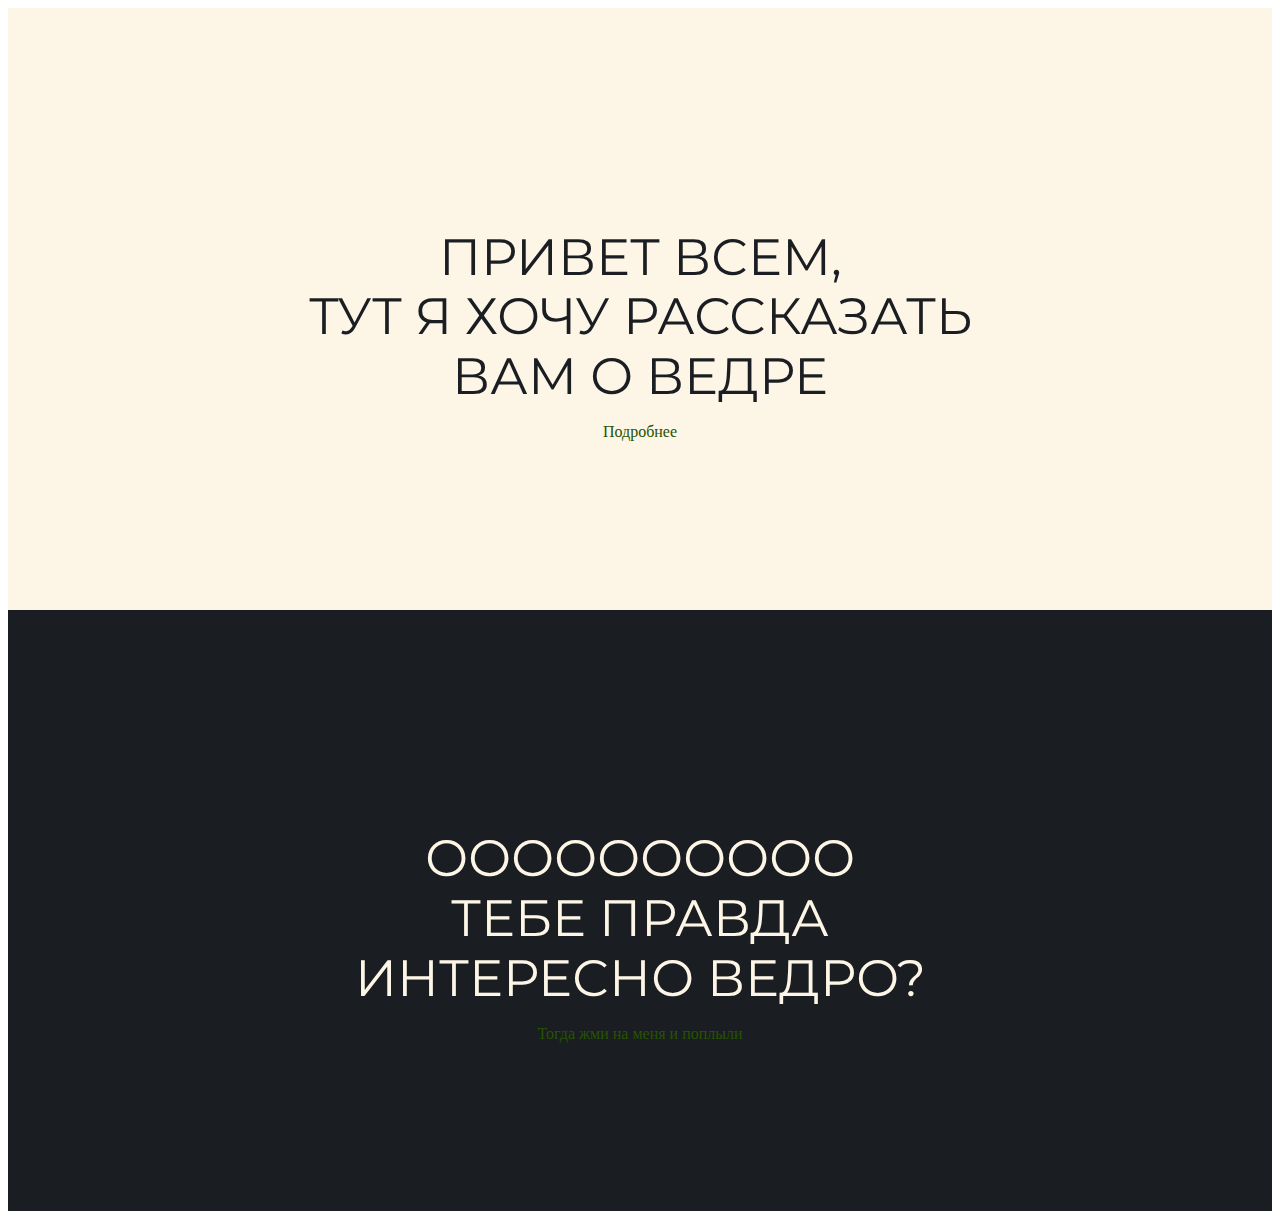
<file: index.html>
<!DOCTYPE html>
<html lang="ru">
	<meta charset="utf-8">
	<title>Ведро</title>
	<link rel="stylesheet" href="1page.css">

</head>


	<body>

		<!-- Первый экран-->

		<div class="b" id="блок1">
			<br>
			<div class="a">
			<h1> ПРИВЕТ ВСЕМ,</h1>
			<h1> ТУТ Я ХОЧУ РАССКАЗАТЬ</h1>
			<h1> ВАМ О ВЕДРЕ</h1>
		    </div>

			<div class="z"><a href="#блок2">Подробнее</a></div>
		</div>

		<!-- Второй экран-->

		<div class="c" id="блок2">
			<br>
			<div class="a"><h1> ОООООООООО</h1>
			<h1> ТЕБЕ ПРАВДА</h1>
			<h1> ИНТЕРЕСНО ВЕДРО?</h1> </div>

			<p class="z"><a href="2page.html">Тогда жми на меня и поплыли</a></p>
		</div>

	</body>
</html>
</file>
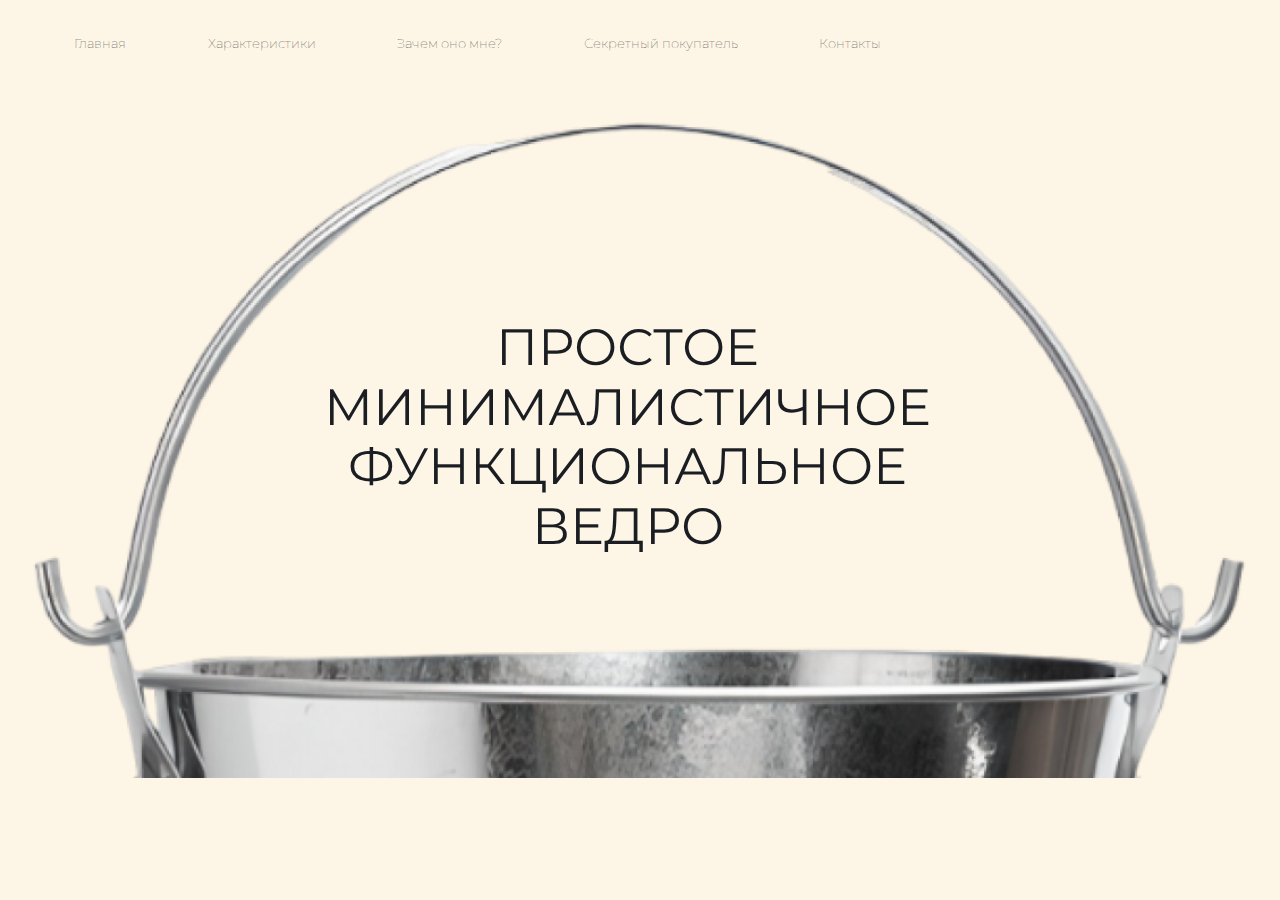
<file: 2page.html>
<!DOCTYPE html>
<html lang="ru">
	<head>
	<meta charset="utf-8">
	<title>Ведро</title>
	<link rel="stylesheet" href="2page.css">
    </head>

<body>
		
<!-- меню-->
		<header> 
          <nav >
				<ul class="top_menu"> 
					<li> <a  class="s" href="2page.html" > Главная </a></li>
					<li> <a  href="3page.html" > Характеристики </a></li>
					<li> <a  href="4page.html" >Зачем оно мне? </a></li>
					<li> <a  href="5page.html" > Секретный покупатель </a></li>
					<li> <a  href="#" > Контакты </a>
					   <ul class="wr">
						  <li> <a  href="7page.html" > Контакты </a><li>
						  <li> <a  href="8page.html" > Производитель ведра </a></li>
					   </ul>
					</li>
				</ul>
		</nav>
	</header>
		

<!-- Первый экран-->

		<div id="text">
			<IMG SRC="image/bucket.png" class= "container" alt="фото ведра">

		    <div class="text2"><h1>ПРОСТОЕ</h1>
			<h1> МИНИМАЛИСТИЧНОЕ</h1>
			<h1> ФУНКЦИОНАЛЬНОЕ</h1>
			<h1> ВЕДРО</h1>
			</div>
		</div>

</body>
</html>
</file>
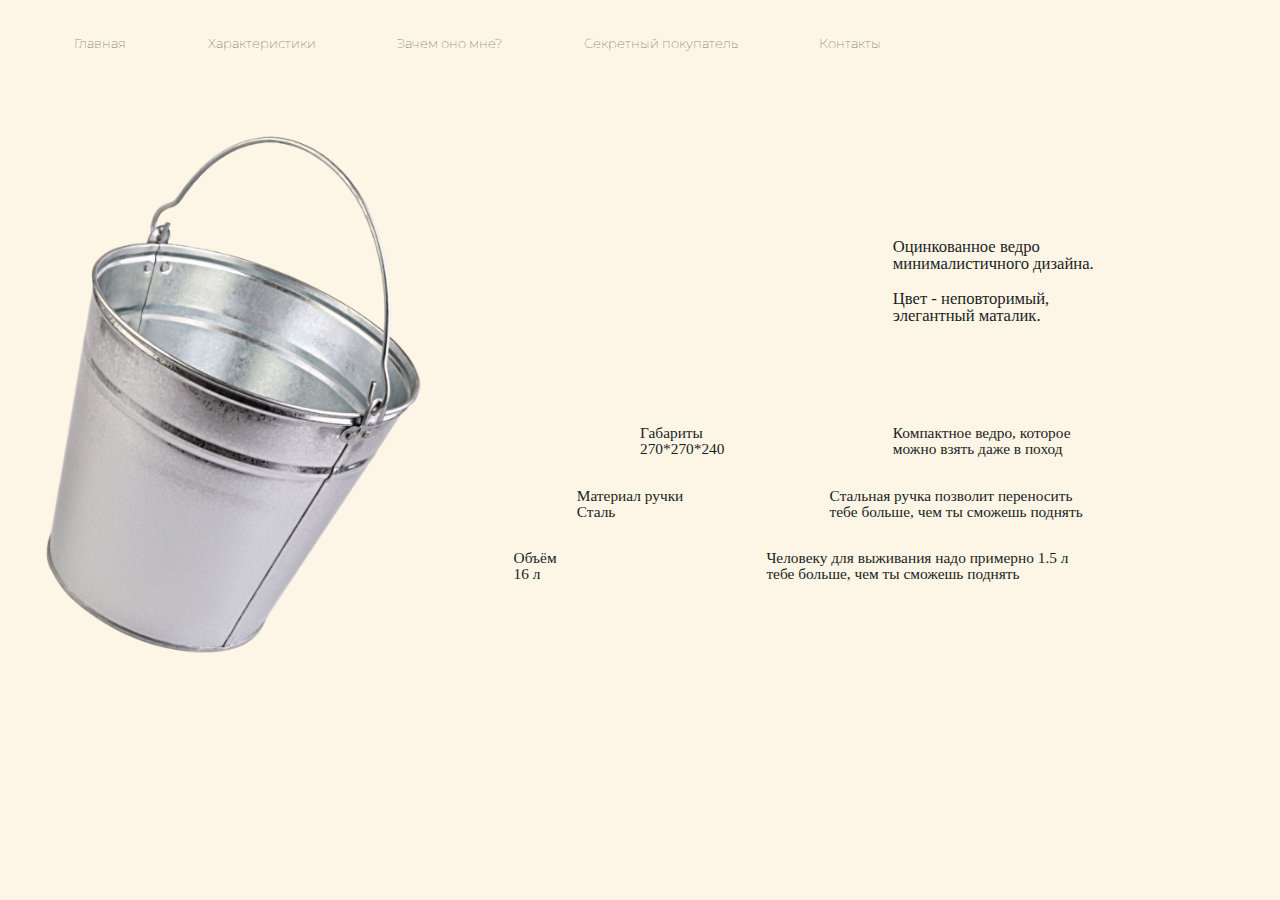
<file: 3page.html>
<!DOCTYPE html>
<html lang="ru">
<head>
	<meta charset="utf-8">
	<title>Характеристики</title>
	<link rel="stylesheet" href="3page.css">
</head>

<body>
		
<!-- МЕНЮ-->
		<header> 
          <nav >
				<ul class="top_menu"> 
					<li> <a  class="s" href="2page.html" > Главная </a></li>
					<li> <a  href="3page.html" > Характеристики </a></li>
					<li> <a  href="4page.html" >Зачем оно мне? </a></li>
					<li> <a  href="5page.html" > Секретный покупатель </a></li>
					<li> <a  href="#" > Контакты </a>
					   <ul class="wr">
						  <li> <a  href="7page.html" > Контакты </a><li>
						  <li> <a  href="8page.html" > Производитель ведра </a></li>
					   </ul>
					</li>
				</ul>
		</nav>
	</header>

		<div id="text">
			<IMG SRC="image/bucket2.png" class="photka" alt="фото"> 
		    <div class="text2">
				<p>Оцинкованное ведро</p>
				<p>минималистичного дизайна.</p>
				<br>
				<p>Цвет - неповторимый,</p>
				<p>элегантный маталик.</p>
		    </div>

			<div class="text3">
				<p>Габариты</p>
				<p>270*270*240</p>
		    </div>
			<div class="text6">
				<p>Компактное ведро, которое</p>
				<p>можно взять даже в поход</p>
		    </div>

			<div class="text4">
				<p>Материал ручки</p>
				<p>Сталь</p>
		    </div>
			<div class="text7">
				<p>Стальная ручка позволит переносить </p>
				<p>тебе больше, чем ты сможешь поднять</p>
		    </div>


			<div class="text5">
				<p>Объём</p>
				<p>16 л</p>
		    </div>
			<div class="text8">
				<p>Человеку для выживания надо примерно 1.5 л </p>
				<p>тебе больше, чем ты сможешь поднять</p>
		    </div></div>

	
</body>
</html>
</file>
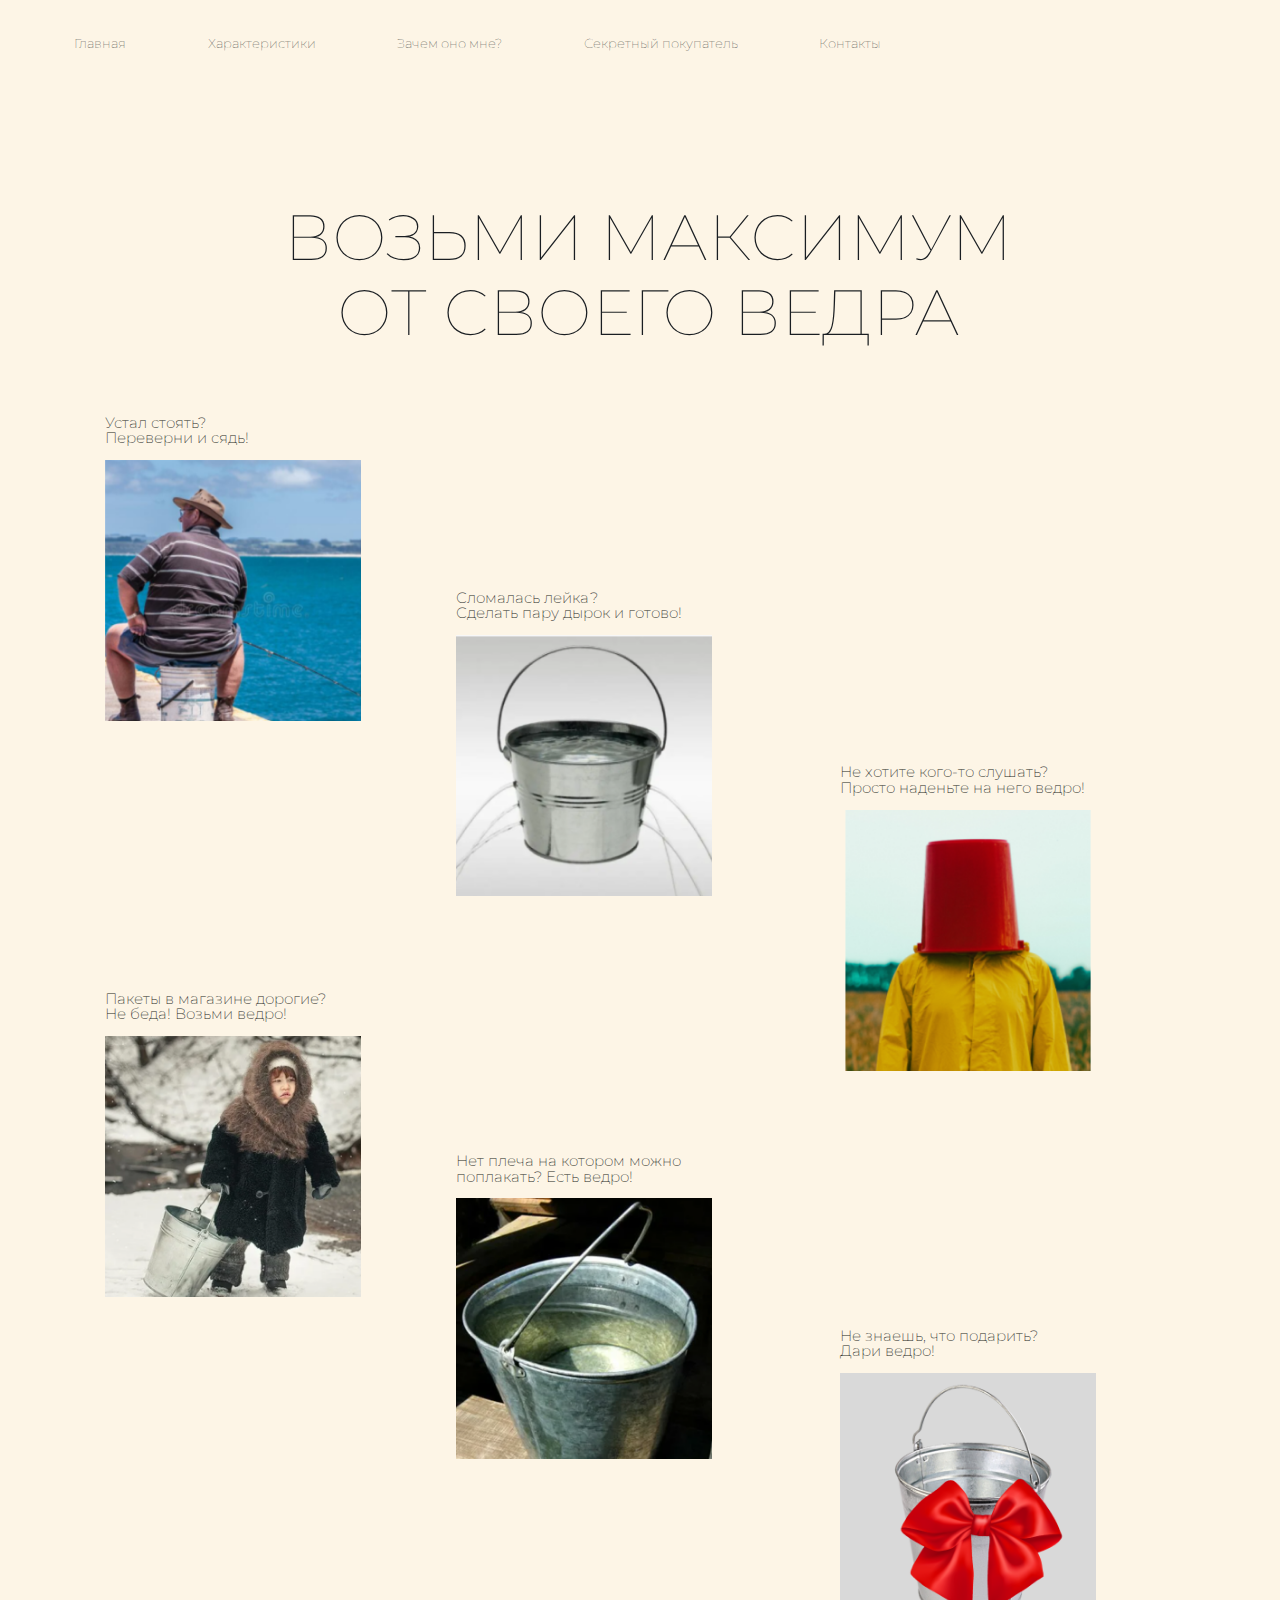
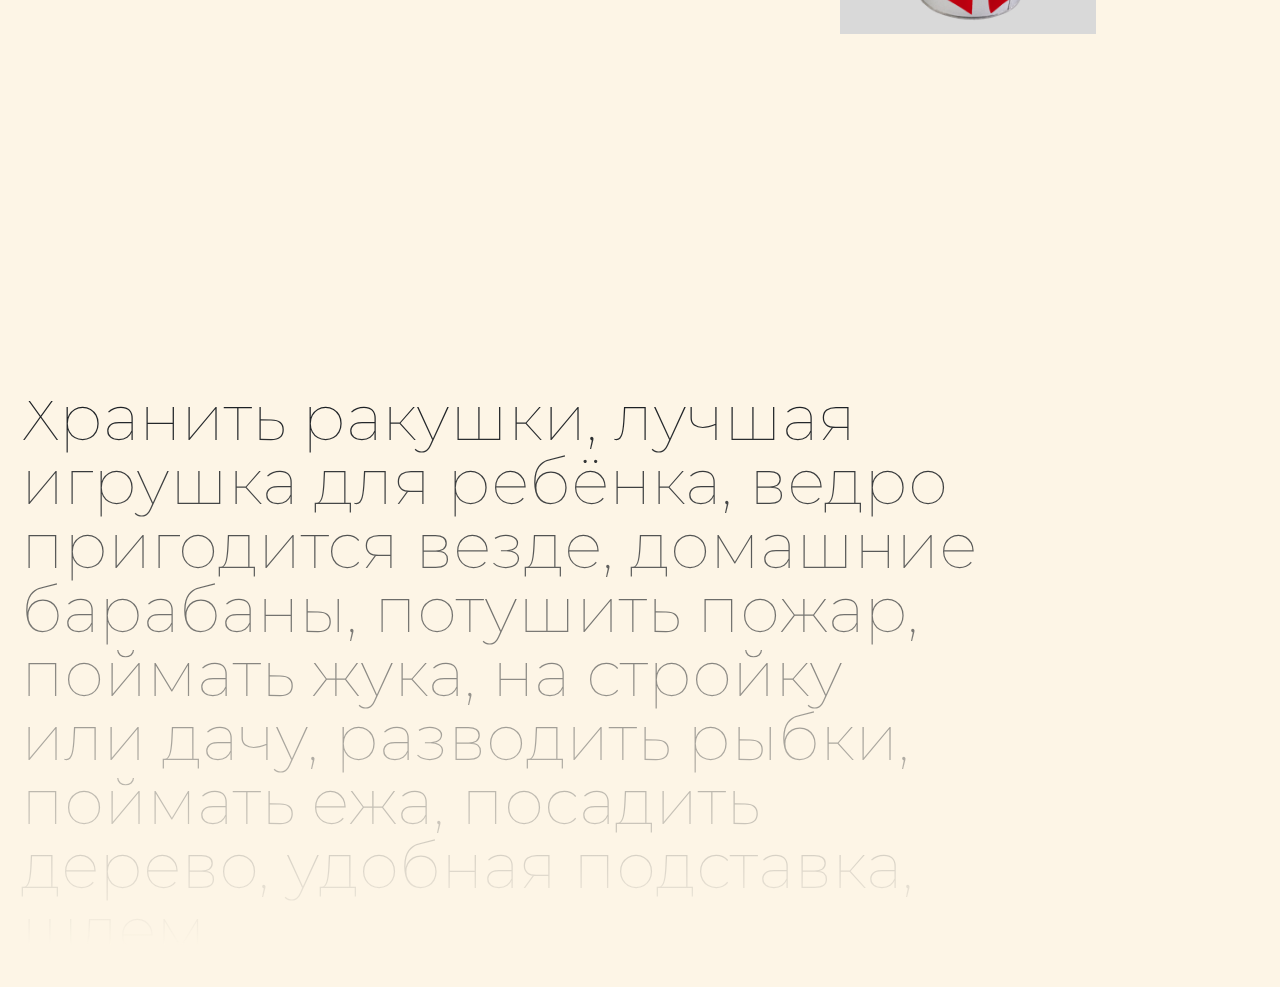
<file: 4page.html>
<!DOCTYPE html>
<html lang="ru">
<head>
	<meta charset="utf-8">
	<title>Зачем оно мне</title>
	<link rel="stylesheet" href="4page.css">
</head>

<body>
		
<!-- МЕНЮ-->
<header> 
	<nav >
		  <ul class="top_menu"> 
			  <li> <a  class="s" href="2page.html" > Главная </a></li>
			  <li> <a  href="3page.html" > Характеристики </a></li>
			  <li> <a  href="4page.html" >Зачем оно мне? </a></li>
			  <li> <a  href="5page.html" > Секретный покупатель </a></li>
			  <li> <a  href="#" > Контакты </a>
				 <ul class="wr">
					<li> <a  href="7page.html" > Контакты </a><li>
					<li> <a  href="8page.html" > Производитель ведра </a></li>
				 </ul>
			  </li>
		  </ul>
  </nav>
</header>

<!-- ЗАГОЛОВОК-->
		<div class="h"> <h1> ВОЗЬМИ МАКСИМУМ </h1>
			<h1> ОТ СВОЕГО ВЕДРА </h1></div>
		
<!-- КАРТИНКИ С НАДПИСЯМИ-->

		<div id="text" class="fr">
			<IMG SRC="image/man.png" class="photo" alt=" фото">

		    <div class="text2">
				<p>Устал стоять?</p>
				<p>Переверни и сядь!</p>
		    </div>
		</div>

		<div id="text3" class="fr">
			<IMG SRC="image/bucket3.png" class="photo" alt="фото">

		    <div class="text4">
				<p>Сломалась лейка?</p>
				<p>Сделать пару дырок и готово!</p>
		    </div>
		</div>

		<div id="text5" class="fr">
			<IMG SRC="image/bucketman.png" class="photo" alt="фото">

		    <div class="text6">
				<p>Не хотите кого-то слушать?</p>
				<p>Просто наденьте на него ведро!</p>
		    </div>
		</div>

		<div id="text7" class="fr">
			<IMG SRC="image/girl.png" class="photo" alt="фото">

		    <div class="text8">
				<p>Пакеты в магазине дорогие?</p>
				<p>Не беда! Возьми ведро!</p>
		    </div>
		</div>

		<div id="text9" class="fr">
			<IMG SRC="image/bucket4.png" class="photo" alt="фото">

		    <div class="text10">
				<p>Нет плеча на котором можно</p>
				<p>поплакать? Есть ведро!</p>
		    </div>
		</div>

		<div id="text11" class="fr">
			<IMG SRC="image/bucket5.png" class="photo" alt="фото">

		    <div class="text12">
				<p>Не знаешь, что подарить?</p>
				<p>Дари ведро!</p>
		    </div>
		</div>


<!-- ДЛИННАЯ НАДПИСЬ С ПЕРЕЧИСЛЕНИЯМИ-->
<div class="k2">
	<h1 class="k">
	<span>
		Хранить ракушки, лучшая  <br><br>
		игрушка для ребёнка, ведро <br><br>
		пригодится везде, домашние <br><br>
		барабаны, потушить пожар, <br><br>
		поймать жука, на стройку <br><br>
		или дачу, разводить рыбки, <br><br>
		поймать ежа, посадить <br><br>
		дерево, удобная подставка,<br><br>
		шлем,
	</span> </h1> </div>


</body>
</html>
</file>
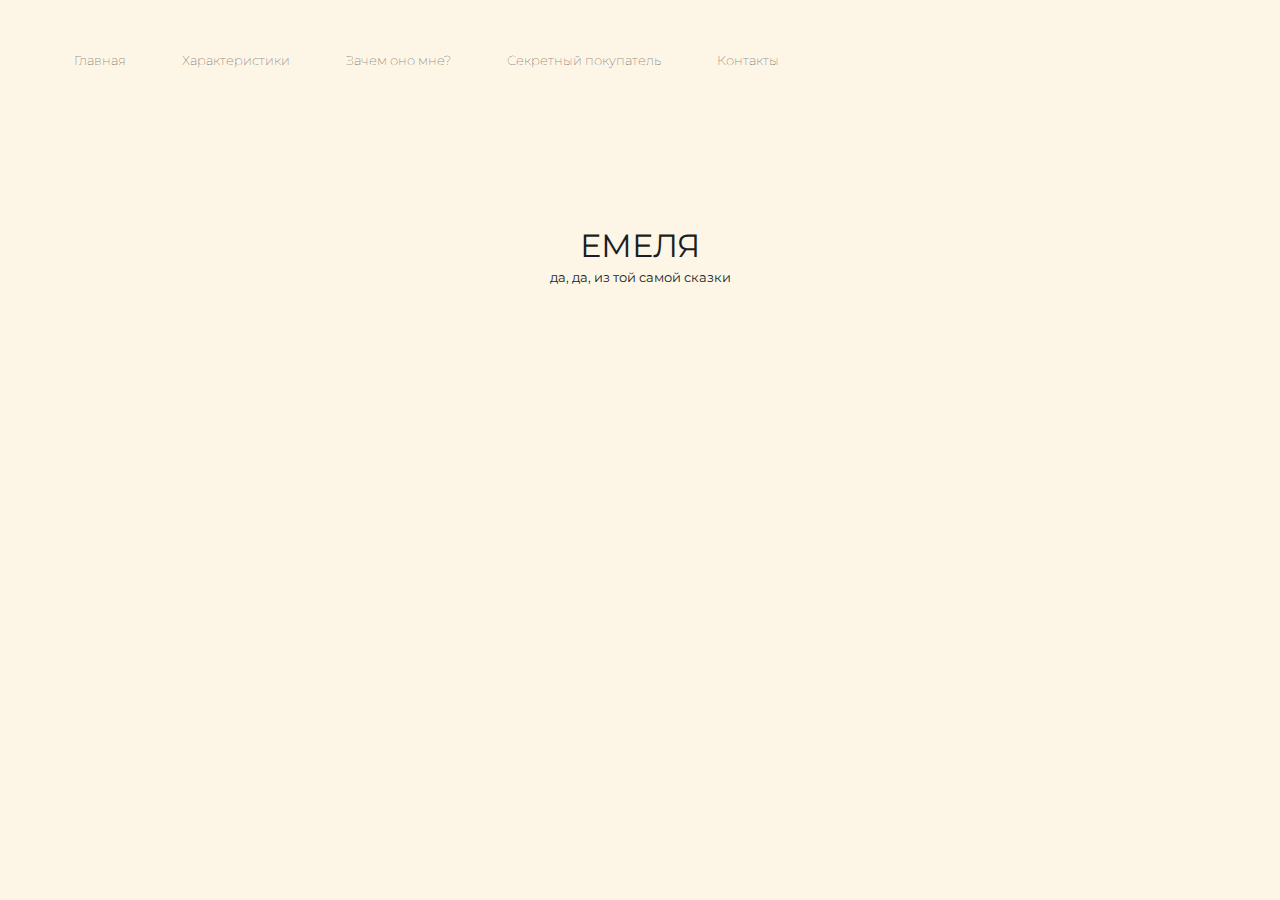
<file: 8page.html>
<!DOCTYPE html>
<html lang="ru">
<head>
	<meta charset="utf-8">
	<title>Контакты</title>
	<link rel="stylesheet" href="8page.css">
</head>


<body>
		
<!-- МЕНЮ-->
	 <header> 
		<nav class="top_menu">
			  <ul> 
				  <li> <a  href="2page.html" > Главная </a></li>
				  <li> <a  href="3page.html" > Характеристики </a></li>
				  <li> <a  href="4page.html" >Зачем оно мне? </a></li>
				  <li> <a  href="5page.html" > Секретный покупатель </a></li>
				  <li> <a  class="s" href="#" > Контакты </a>
					 <ul>
						<li> <a  href="7page.html" > Контакты </a><li>
						<li> <a  class="s" href="8page.html" > Производитель ведра </a></li>
					 </ul>
				  </li>
			  </ul>
	  </nav>
  </header>

<!-- ЗАГОЛОВОК-->
<div class="h">
	<h1> ЕМЕЛЯ</h1>
</div>
<p class="n"> да, да, из той самой сказки</p>

<!-- СЛАЙДЕР-->

<div class="container_slider_css">
	<img class="photo_slider_css" src="image/emelya.jpg" alt=" Фото не поддерживается вашим браузером">
	<img class="photo_slider_css" src="image/emelya2.jpg" alt=" Фото не поддерживается вашим браузером">
	<img class="photo_slider_css" src="image/emelya3.jpg" alt=" Фото не поддерживается вашим браузером">
	<img class="photo_slider_css" src="image/emelya4.jpg" alt=" Фото не поддерживается вашим браузером">

</div>




		
</body>
</html>
</file>
<file: 1page.css>
@import url('https://fonts.googleapis.com/css2?family=Montserrat:wght@400;700&display=swap');
/*����������� ������*/

h1 { /*���������*/
	font-family: 'Montserrat', sans-serif;
	font-weight: normal;
	font-size: 4vw;
	line-height: 0.5;
	text-align: center;
}

.a { /*������ �� ������� �������*/
	margin-top: 17vw;
}
.b { /*���� ������ ����*/
	height: 47vw;
	background-color: #fdf5e6;
	color: #1a1e22;
}

.c { /*���� ���� ������ ���������*/
	height: 47vw;
	background-color: #1a1e22;
	color: #fdf5e6;
}
html { /*������� �����*/
	scroll-behavior: smooth;
}

/*центрирование*/
.z{
	text-align: center;
}

/*����� ������*/
a {
  outline: none;
  text-decoration: none;
  padding: 2px 1px 0;
}

a:link {
  color: #265301;
}

a:visited {
  color: #437A16;
}

a:focus {
  border-bottom: 1px solid;
  background: #BAE498;
}

a:hover {
  border-bottom: 1px solid;
  background: #CDFEAA;
}

a:active {
  background: #265301;
  color: #CDFEAA;
}
</file>
<file: 2page.css>
@import url('https://fonts.googleapis.com/css2?family=Montserrat:wght@400;700&display=swap');
/*подключение шрифта*/

body{
	background-color: #fdf5e6;
	color: #1a1e22;
}


h1 {
	font-family: 'Montserrat', sans-serif;
	font-weight: normal;
	font-size: 4vw;
	line-height: 0.5;
	text-align: center;
}


/*Адаптивность*/
@media screen and (max-width: 650px){
	.header a{
	   float: none;
       display:block;
       text-align: left;
	 }
	.header-right{
		float: none;
	}
}


/*ФОТОГРАФИЯ*/
img{
	width: 100%;
	height: auto;
}
 div.container {
	width: 96%;
	max-width: 30vw;
	margin: 0 auto;
 }

/*РАСПОЛОЖЕНИЕ ЗАГОЛОВКА И ГЛАВНОЙ ФОТОГРАФИИ*/
#text {
	position: relative;
	top: 0px;
}
.text2 {
	position: absolute;
	top: 30%;
	left: 25%;
}

/*МЕНЮ*/

header{
	display: flex;
	justify-content: left;
}

.top_menu li{
display: inline-block;
}
.top_menu {
	margin-top: 0.2%;
	}
.top_menu a{
	font-family:'Montserrat', sans-serif;
	font-size: 1vw;
	color: #1a1e22;
	font-weight: 100;
	text-decoration: none;
	margin: 25px;
}
.top_menu a:hover{
	border-bottom: 1px solid;
	background: #CDFEAA;
  }

  /*МЕНЮ ВТОРОГО УРОВНЯ*/

  .top_menu li ul {
	position:absolute;
	min-width: 13vw;
	display: none;
	}

	.top_menu li > ul li a{
		padding: 0.3vw;
		text-transform: none;
		background: #fdf5e6;
	}

	.top_menu  li:hover > ul {
		display: block;
		}
	.wr li {
        display: block;
	}
.top_menu > li {
  display: inline-block;
  margin-right: 2vw;
  position: relative;
}
.top_menu > li:last-child {
  margin-right: 0;
}
a {
  display: block;
  padding: 1px 1px;
  text-decoration: none;
  outline: none;
  transition: .5s linear;
}

.wr {
  position: absolute;
  top: 3vw;
  left: -3.1vw;
  width: 100%;
  z-index: 10;
  transition: 0.5s ease-in-out;
}
</file>
<file: 3page.css>
@import url('https://fonts.googleapis.com/css2?family=Montserrat:wght@400;700&display=swap');
/*подключение шрифта*/

body{
	background-color: #fdf5e6;
	color: #1a1e22;
}


/*Описание*/
#text {
	position: relative;
	top: 1vw;
}
.text2 {
	position: absolute;
	top: 20%;
	left: 70%;
	line-height: 0.5px;
	font-size: 1.3vw;
}


/*Габариты*/
.text3 {
	position: absolute;
	top: 50%;
	left: 50%;
	line-height: 0.5px;
	font-size: 1.2vw;
}
.text6 {
	position: absolute;
	top: 50%;
	left: 70%;
	line-height: 0.5px;
	font-size: 1.2vw;
}



/*Материал ручки*/
.text4 {
	position: absolute;
	top: 60%;
	left: 45%;
	line-height: 0.5px;
	font-size: 1.2vw;
}
.text7 {
	position: absolute;
	top: 60%;
	left: 65%;
	line-height: 0.5px;
	font-size: 1.2vw;
}


/*Объём*/
.text5 {
	position: absolute;
	top: 70%;
	left: 40%;
	line-height: 0.5px;
	font-size: 1.2vw;
}
.text8 {
	position: absolute;
	top: 70%;
	left: 60%;
	line-height: 0.5px;
	font-size: 1.2vw;
}

.photka{
	width: 40vw;
	margin-top: -3vw;
}



/*МЕНЮ*/

header{
	display: flex;
	justify-content: left;
}

.top_menu li{
display: inline-block;
}
.top_menu {
	margin-top: 0.2%;
	}
.top_menu a{
	font-family:'Montserrat', sans-serif;
	font-size: 1vw;
	color: #1a1e22;
	font-weight: 100;
	text-decoration: none;
	margin: 25px;
}
.top_menu a:hover{
	border-bottom: 1px solid;
	background: #CDFEAA;
  }

  /*МЕНЮ ВТОРОГО УРОВНЯ*/

  .top_menu li ul {
	position:absolute;
	min-width: 13vw;
	display: none;
	}

	.top_menu li > ul li a{
		padding: 0.3vw;
		text-transform: none;
		background: #fdf5e6;
	}

	.top_menu  li:hover > ul {
		display: block;
		}
	.wr li {
        display: block;
	}
.top_menu > li {
  display: inline-block;
  margin-right: 2vw;
  position: relative;
}
.top_menu > li:last-child {
  margin-right: 0;
}
a {
  display: block;
  padding: 1px 1px;
  text-decoration: none;
  outline: none;
  transition: .5s linear;
}

.wr {
  position: absolute;
  top: 3vw;
  left: -3.1vw;
  width: 100%;
  z-index: 10;
  transition: 0.5s ease-in-out;
}
</file>
<file: 4page.css>
@import url('https://fonts.googleapis.com/css2?family=Montserrat:wght@400;700&display=swap'); /*подключение шрифта*/

body{
	background-color:  #fdf5e6;
	color:  #1a1e22;
	width: 100%;
}

/*ЗАГОЛОВОК*/
h1 { 
	font-family: 'Montserrat', sans-serif;
	font-weight: 100;
	font-size: 5vw;
	line-height: 0.5;
	text-align: center;
}
.h {
	margin-top: 10vw;
}
/*характеристики с фото*/
.fr{
	width: 33%;
}

.photo{
	width: 20vw;
}
/*ЧУВАК СО СТУЛОМ*/
#text {
	position: relative;
	top: 7vw;
	left: 7.6vw;
}
.text2 {
	position: absolute;
	top:  -20%;
	left: 0vw;
	line-height: 0.5px;
	font-size: 1.2vw;
	font-family: 'Montserrat', sans-serif;
	font-weight: 200;
}

/*ЛЕЙКА*/
#text3 {
	position: relative;
	top: 0vw;
	left: 35vw;
}
.text4 {
	position: absolute;
	top:  -20%;
	left: 0vw;
	line-height: 0.5px;
	font-size: 1.2vw;
	font-family: 'Montserrat', sans-serif;
	font-weight: 200;
}

/*НА ГОЛОВЕ*/
#text5 {
	position: relative;
	top: -7vw;
	left: 65vw;
}
.text6{
	position: absolute;
	top:  -20%;
	left: 0vw;
	line-height: 0.5px;
	font-size: 1.2vw;
	font-family: 'Montserrat', sans-serif;
	font-weight: 200;
}

/*ПАКЕТЫ*/
#text7 {
	position: relative;
	top: -10vw;
	left: 7.6vw;
}
.text8{
	position: absolute;
	top:  -20%;
	left: 0vw;
	line-height: 0.5px;
	font-size: 1.2vw;
	font-family: 'Montserrat', sans-serif;
	font-weight: 200;
}

/*ПЛЕЧО*/
#text9 {
	position: relative;
	top: -18vw;
	left: 35vw;
}
.text10{
	position: absolute;
	top:  -20%;
	left: 0vw;
	line-height: 0.5px;
	font-size: 1.2vw;
	font-family: 'Montserrat', sans-serif;
	font-weight: 200;
}

/*ПОДАРОК*/
#text11 {
	position: relative;
	top: -25vw;
	left: 65vw;
}
.text12{
	position: absolute;
	top:  -20%;
	left: 0vw;
	line-height: 0.5px;
	font-size: 1.2vw;
	font-family: 'Montserrat', sans-serif;
	font-weight: 200;
}

/*ДЛИННАЯ НАДПИСЬ С ПЕРЕЧИСЛЕНИЯМИ*/
.k{
	font-family: 'Montserrat', sans-serif;
	font-weight: 100;
	font-size: 5vw;
	line-height: 0.5;
	text-align: left;
	color: #fdf5e6;
	background: linear-gradient(to bottom,  #1a1e22,  #fdf5e6);
	-webkit-background-clip: text;
	-webkit-text-fill-color: transparent;
}
.k2 {
	margin-left: 1vw;
}

/*МЕНЮ*/

header{
	display: flex;
	justify-content: left;
}

.top_menu li{
display: inline-block;
}
.top_menu {
	margin-top: 0.2%;
	}
.top_menu a{
	font-family:'Montserrat', sans-serif;
	font-size: 1vw;
	color: #1a1e22;
	font-weight: 100;
	text-decoration: none;
	margin: 25px;
}
.top_menu a:hover{
	border-bottom: 1px solid;
	background: #CDFEAA;
  }

  /*МЕНЮ ВТОРОГО УРОВНЯ*/

  .top_menu li ul {
	position:absolute;
	min-width: 13vw;
	display: none;
	}

	.top_menu li > ul li a{
		padding: 0.3vw;
		text-transform: none;
		background: #fdf5e6;
	}

	.top_menu  li:hover > ul {
		display: block;
		}
	.wr li {
        display: block;
	}
.top_menu > li {
  display: inline-block;
  margin-right: 2vw;
  position: relative;
}
.top_menu > li:last-child {
  margin-right: 0;
}
a {
  display: block;
  padding: 1px 1px;
  text-decoration: none;
  outline: none;
  transition: .5s linear;
}

.wr {
  position: absolute;
  top: 3vw;
  left: -3.1vw;
  width: 100%;
  z-index: 10;
  transition: 0.5s ease-in-out;
}
</file>
<file: 8page.css>
@import url('https://fonts.googleapis.com/css2?family=Montserrat:wght@400;700&display=swap');
/*подключение шрифта*/

body{
	background-color: #fdf5e6;
	color: #1a1e22;
}

/*ЗАГОЛОВОК*/
h1{
	font-family:'Montserrat', sans-serif;
	text-align: center;
	line-height: 0.5;
	font-weight: normal;
}
.h{
	margin-top: 10vw;
	text-align: center;
}

/*ПОДЗАГОЛОВОК*/
.n{
	font-family:'Montserrat', sans-serif;
	text-align: center;
	line-height: 0.5;
	font-weight: normal;
	text-align: center;
	font-size: 1vw;
}

/*СЛАЙДЕР*/
.container_slider_css{margin:50px auto;width:500px;height:300px;overflow:hidden;position:relative}
.photo_slider_css{position:absolute;animation:round 16s infinite;opacity:0;width:100%}
@keyframes round {
25%{opacity:1}
40%{opacity:0}
}
img:nth-child(1){animation-delay:12s}
img:nth-child(2){animation-delay:8s}
img:nth-child(3){animation-delay:4s}
img:nth-child(4){animation-delay:1s}
@media(min-width:0px) and (max-width:320px) {
.container_slider_css{width:80%;height:190px}
}
@media(min-width:321px) and (max-width:480px) {
.container_slider_css{width:80%;height:190px}
}





/*МЕНЮ*/

header{
	display: flex;
	justify-content: left;
}

.top_menu li{
display: inline-block;
}
.top_menu {
	margin-top: 0.2%;
	}
.top_menu a{
	font-family:'Montserrat', sans-serif;
	font-size: 1vw;
	color: #1a1e22;
	font-weight: 100;
	text-decoration: none;
	margin: 25px;
}
.top_menu a:hover{
	border-bottom: 1px solid;
	background: #CDFEAA;
  }

  /*МЕНЮ ВТОРОГО УРОВНЯ*/

  .top_menu li ul {
	position:absolute;
	min-width: 13vw;
	display: none;
	}

	.top_menu li > ul li a{
		padding: 0.3vw;
		text-transform: none;
		background: #fdf5e6;
	}

	.top_menu  li:hover > ul {
		display: block;
		}
	.wr li {
        display: block;
	}
.top_menu > li {
  display: inline-block;
  margin-right: 2vw;
  position: relative;
}
.top_menu > li:last-child {
  margin-right: 0;
}
a {
  display: block;
  padding: 1px 1px;
  text-decoration: none;
  outline: none;
  transition: .5s linear;
}

.wr {
  position: absolute;
  top: 3vw;
  left: -3.1vw;
  width: 100%;
  z-index: 10;
  transition: 0.5s ease-in-out;
}
</file>
